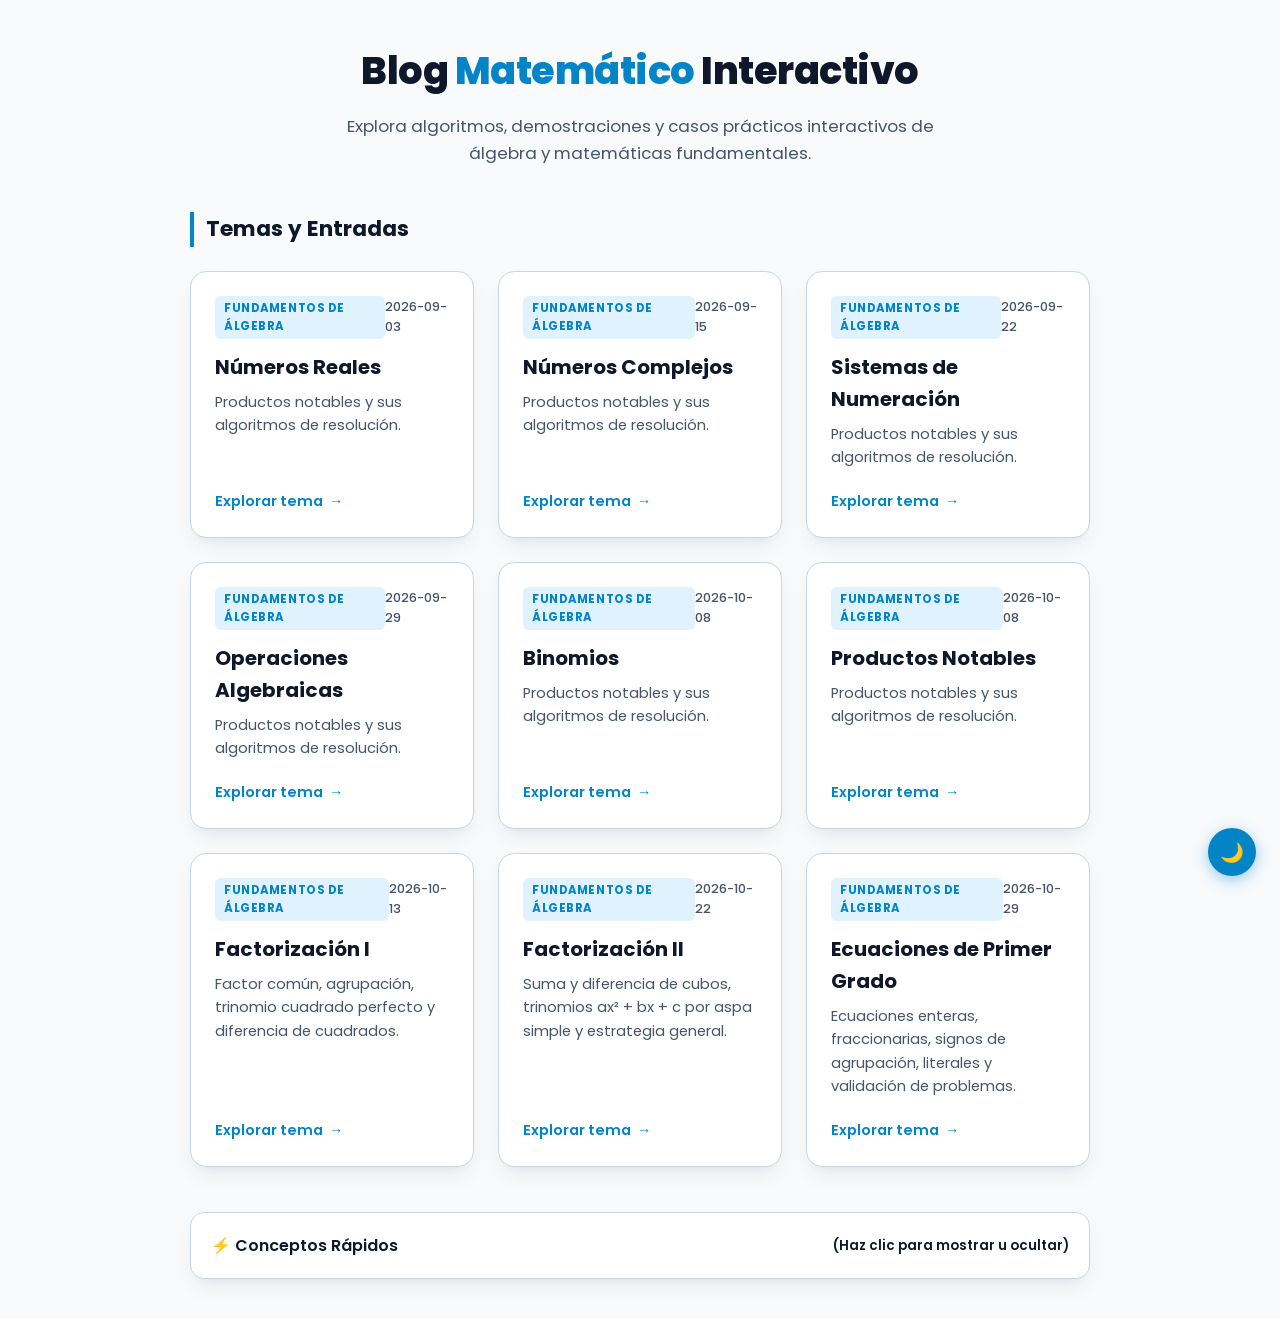
<file: index.html>
<!DOCTYPE html>
<html lang="es">
<head>
    <meta charset="UTF-8">
    <meta name="viewport" content="width=device-width, initial-scale=1.0">
    <title>Blog Matemático Interactivo</title>
    <!-- Prevenir parpadeo en modo oscuro -->
    <script>
        if (localStorage.getItem("tema_preferido") === "dark") {
            document.documentElement.classList.add("dark-mode");
        }
    </script>
    <link rel="preconnect" href="https://fonts.googleapis.com">
    <link rel="preconnect" href="https://fonts.gstatic.com" crossorigin>
    <link href="https://fonts.googleapis.com/css2?family=Poppins:wght@400;500;600;700;800&display=swap" rel="stylesheet">
    <link rel="stylesheet" href="css/styles.css">
</head>
<body>

    <!-- Botón para alternar modo claro / oscuro -->
    <button id="toggle-tema" class="btn-tema" aria-label="Cambiar modo de color">🌙</button>

    <main class="contenedor-principal">
        <header class="hero">
            <h1 id="titulo" class="titulo-principal" onclick="cambiarColorTitulo()">
                Blog <span class="destacado-azul">Matemático</span> Interactivo
            </h1>
            <p class="descripcion-hero">
                Explora algoritmos, demostraciones y casos prácticos interactivos de álgebra y matemáticas fundamentales.
            </p>
        </header>

        <section class="seccion-entradas">
            <h2 class="subtitulo">Temas y Entradas</h2>
            <div id="lista-entradas" class="grid-cards"></div>
        </section>

        <section class="seccion-conceptos">
            <p class="acordeon-header" onclick="alternarLista('conceptos')">
                <span>⚡ Conceptos Rápidos</span>
                <small>(Haz clic para mostrar u ocultar)</small>
            </p>

            <ul id="conceptos" class="interactivo oculto">
                <li onclick="resaltarElemento(this)"><strong>Álgebra:</strong> Manipulación de símbolos y ecuaciones.</li>
                <li onclick="resaltarElemento(this)"><strong>Geometría:</strong> Estudio de las propiedades de figuras y espacios.</li>
                <li onclick="resaltarElemento(this)"><strong>Cálculo:</strong> Análisis del cambio y del movimiento.</li>
                <li onclick="resaltarElemento(this)"><strong>Estadística:</strong> Análisis y tratamiento de datos.</li>
            </ul>
        </section>
    </main>

    <!-- Scripts en orden al final del body -->
    <script src="js/post.js"></script>
    <script src="js/main.js"></script>
</body>
</html>
</file>
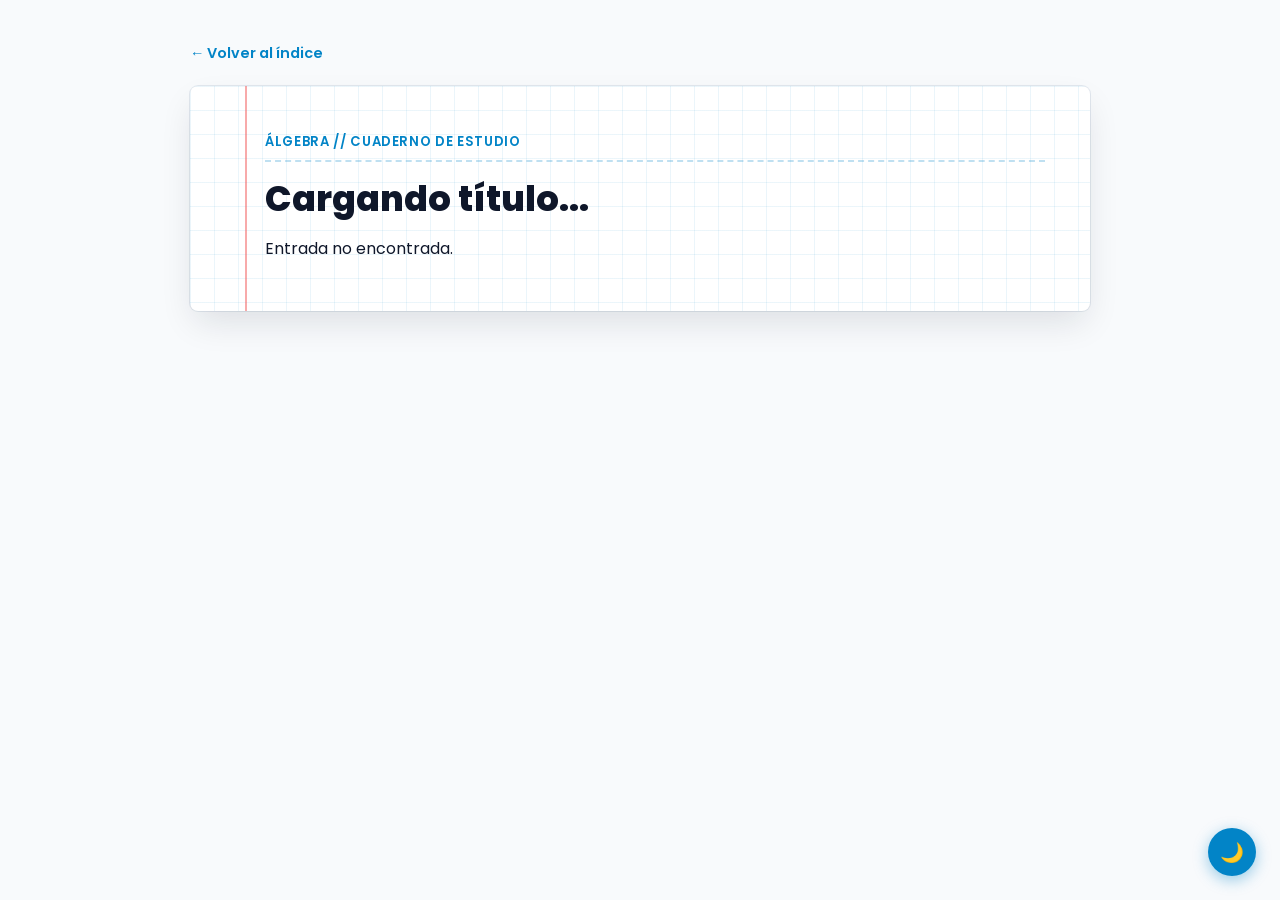
<file: pages/entradas.html>
<!DOCTYPE html>
<html lang="es">
<head>
    <meta charset="UTF-8">
    <meta name="viewport" content="width=device-width, initial-scale=1.0">
    <title id="titulo-pagina">Cargando... - Blog Matemático</title>
    <!-- Evitar parpadeo si ya estaba en modo oscuro -->
    <script>
        if (localStorage.getItem("tema_preferido") === "dark") {
            document.documentElement.classList.add("dark-mode");
        }
    </script>
    <link rel="preconnect" href="https://fonts.googleapis.com">
    <link rel="preconnect" href="https://fonts.gstatic.com" crossorigin>
    <link href="https://fonts.googleapis.com/css2?family=Poppins:wght@400;500;600;700;800&family=Fira+Code:wght@500;700&display=swap" rel="stylesheet">
    <link rel="stylesheet" href="../css/styles.css">
</head>
<body>

    <!-- Botón de Modo Oscuro -->
    <button id="toggle-tema" class="btn-tema" aria-label="Cambiar modo de color">🌙</button>

    <div class="contenedor-principal">
        <nav class="nav-entrada">
            <a href="../index.html" class="card-btn">← Volver al índice</a>
        </nav>

        <article class="cuaderno-hoja">
            <header class="cuaderno-header">
                <span class="apunte-tag">Álgebra // Cuaderno de Estudio</span>
                <span id="fecha-entrada" class="fecha-post"></span>
            </header>

            <h1 id="titulo-entrada" class="apunte-titulo">Cargando título...</h1>

            <main id="contenido-entrada">
                <p class="apunte-texto">Cargando contenido...</p>
            </main>
        </article>
    </div>

    <script src="../js/post.js"></script>
    <script src="../js/entradas.js"></script>
</body>
</html>
</file>
<file: css/styles.css>
:root {
    --bg-body: #f8fafc;
    --texto-oscuro: #0f172a;
    --texto-secundario: #475569;
    --azul-tech: #0284c7;
    --azul-hover: #0369a1;
    --azul-claro: #e0f2fe;
    --borde: #cbd5e1;
    
    /* Variables de Hoja de Cuaderno */
    --linea-cuadricula: rgba(2, 132, 199, 0.08);
    --margen-cuaderno: rgba(239, 68, 68, 0.45);
    --sombra-cuaderno: 0 15px 35px -5px rgba(15, 23, 42, 0.12), 0 0 0 1px rgba(203, 213, 225, 0.5);
    --sombra-card: 0 10px 25px -5px rgba(15, 23, 42, 0.08), 0 8px 10px -6px rgba(15, 23, 42, 0.04);
    --sombra-card-hover: 0 20px 30px -10px rgba(2, 132, 199, 0.2), 0 10px 15px -5px rgba(15, 23, 42, 0.08);
}

/* Selector universal corregido */
* {
    box-sizing: border-box;
    margin: 0;
    padding: 0;
}

body {
    font-family: 'Poppins', sans-serif;
    background-color: var(--bg-body);
    color: var(--texto-oscuro);
    line-height: 1.6;
    padding: 40px 20px;
    display: flex;
    justify-content: center;
    transition: background-color 0.25s ease, color 0.25s ease;
}

.contenedor-principal {
    max-width: 900px;
    width: 100%;
}

/* ==========================================
   PORTADA / INDEX
   ========================================== */
.hero {
    text-align: center;
    margin-bottom: 45px;
}

.titulo-principal {
    font-size: 2.4rem;
    font-weight: 800;
    letter-spacing: -0.5px;
    color: var(--texto-oscuro);
    margin-bottom: 12px;
    cursor: pointer;
    user-select: none;
    transition: color 0.3s ease;
}

.titulo-principal.cambio-color {
    color: var(--azul-tech) !important;
}

.destacado-azul {
    color: var(--azul-tech);
}

.descripcion-hero {
    font-size: 1.05rem;
    color: var(--texto-secundario);
    max-width: 620px;
    margin: 0 auto;
}

.subtitulo {
    font-size: 1.35rem;
    font-weight: 700;
    margin-bottom: 24px;
    color: var(--texto-oscuro);
    border-left: 4px solid var(--azul-tech);
    padding-left: 12px;
}

/* Tarjetas Flotantes */
.grid-cards {
    display: grid;
    grid-template-columns: repeat(auto-fit, minmax(280px, 1fr));
    gap: 24px;
    margin-bottom: 45px;
}

.card-flotante {
    background: #ffffff;
    border: 1px solid var(--borde);
    border-radius: 16px;
    padding: 24px;
    box-shadow: var(--sombra-card);
    transition: transform 0.25s ease, box-shadow 0.25s ease, border-color 0.25s ease;
    display: flex;
    flex-direction: column;
    justify-content: space-between;
}

.card-flotante:hover {
    transform: translateY(-6px);
    box-shadow: var(--sombra-card-hover);
    border-color: rgba(2, 132, 199, 0.4);
}

.card-header {
    display: flex;
    justify-content: space-between;
    align-items: center;
    margin-bottom: 12px;
}

.card-tag {
    font-size: 0.72rem;
    text-transform: uppercase;
    font-weight: 700;
    letter-spacing: 0.05em;
    padding: 3px 9px;
    background-color: var(--azul-claro);
    color: var(--azul-tech);
    border-radius: 6px;
}

.fecha-post {
    font-size: 0.8rem;
    color: var(--texto-secundario);
    font-weight: 500;
}

.card-titulo {
    font-size: 1.25rem;
    font-weight: 700;
    color: var(--texto-oscuro);
    margin-bottom: 8px;
}

.resumen-post {
    font-size: 0.92rem;
    color: var(--texto-secundario);
    margin-bottom: 20px;
    flex-grow: 1;
}

.card-btn {
    align-self: flex-start;
    text-decoration: none;
    font-size: 0.9rem;
    font-weight: 600;
    color: var(--azul-tech);
    display: inline-flex;
    align-items: center;
    gap: 6px;
    transition: color 0.2s ease, transform 0.2s ease;
}

.card-btn:hover {
    color: var(--azul-hover);
    transform: translateX(4px);
}

/* Acordeón */
.seccion-conceptos {
    background: #ffffff;
    border: 1px solid var(--borde);
    border-radius: 14px;
    padding: 20px;
    box-shadow: var(--sombra-card);
}

.acordeon-header {
    cursor: pointer;
    font-weight: 600;
    color: var(--texto-oscuro);
    display: flex;
    align-items: center;
    justify-content: space-between;
    user-select: none;
}

.interactivo {
    list-style: none;
    margin-top: 15px;
    padding-top: 15px;
    border-top: 1px solid #f1f5f9;
}

.interactivo li {
    padding: 10px 14px;
    border-radius: 8px;
    margin-bottom: 6px;
    cursor: pointer;
    font-size: 0.92rem;
    color: var(--texto-secundario);
    transition: background 0.2s ease, padding-left 0.2s ease;
}

.interactivo li:hover {
    background: #f1f5f9;
    padding-left: 18px;
}

.oculto { display: none; }
.resaltado {
    background-color: var(--azul-claro) !important;
    color: var(--azul-tech) !important;
    font-weight: 600;
}

/* ==========================================
   ESTILO HOJA DE CUADERNO (ENTRADAS)
   ========================================== */
.nav-entrada {
    margin-bottom: 20px;
}

.cuaderno-hoja {
    position: relative;
    background-color: #ffffff;
    background-image: 
        linear-gradient(to right, var(--linea-cuadricula) 1px, transparent 1px),
        linear-gradient(to bottom, var(--linea-cuadricula) 1px, transparent 1px);
    background-size: 24px 24px;
    border-radius: 8px;
    box-shadow: var(--sombra-cuaderno);
    padding: 45px 45px 50px 75px;
    margin-bottom: 40px;
}

.cuaderno-hoja::before {
    content: '';
    position: absolute;
    top: 0;
    bottom: 0;
    left: 55px;
    width: 2px;
    background-color: var(--margen-cuaderno);
}

.cuaderno-header {
    display: flex;
    justify-content: space-between;
    align-items: center;
    font-size: 0.82rem;
    text-transform: uppercase;
    font-weight: 600;
    letter-spacing: 0.05em;
    color: var(--azul-tech);
    margin-bottom: 16px;
    border-bottom: 2px dashed rgba(2, 132, 199, 0.25);
    padding-bottom: 8px;
}

.apunte-titulo {
    font-size: 2.2rem;
    font-weight: 800;
    color: var(--texto-oscuro);
    line-height: 1.2;
    margin-bottom: 16px;
}

.apunte-subtitulo {
    font-size: 1.35rem;
    font-weight: 700;
    color: var(--texto-oscuro);
    margin: 30px 0 12px 0;
}

.apunte-texto {
    font-size: 1rem;
    color: var(--texto-secundario);
    margin-bottom: 20px;
    line-height: 1.7;
}

.caja-regla {
    background-color: #f0f9ff;
    border: 1px solid #bae6fd;
    border-left: 5px solid var(--azul-tech);
    border-radius: 8px;
    padding: 16px 20px;
    margin: 20px 0;
}

.regla-etiqueta {
    font-size: 0.72rem;
    text-transform: uppercase;
    letter-spacing: 0.06em;
    font-weight: 700;
    color: var(--azul-tech);
    margin-bottom: 4px;
}

.regla-formula {
    font-size: 1.25rem;
    font-weight: 700;
    color: var(--texto-oscuro);
}

.bloque-ejemplo {
    background-color: #ffffff;
    border: 1px solid var(--borde);
    border-radius: 12px;
    padding: 22px;
    margin-top: 22px;
    box-shadow: 0 4px 10px rgba(15, 23, 42, 0.04);
}

.ejemplo-badge {
    display: inline-block;
    background-color: #0f172a;
    color: #ffffff;
    font-size: 0.72rem;
    font-weight: 700;
    text-transform: uppercase;
    padding: 3px 9px;
    border-radius: 6px;
    margin-bottom: 12px;
}

.lista-pasos {
    list-style: none;
    display: flex;
    flex-direction: column;
    gap: 10px;
}

.lista-pasos li {
    font-size: 0.95rem;
    color: var(--texto-secundario);
    background: #f8fafc;
    padding: 10px 14px;
    border-radius: 6px;
    border-left: 3px solid #cbd5e1;
}

.codigo-matematico {
    font-weight: 600;
    color: var(--azul-tech);
    background-color: #e0f2fe;
    padding: 2px 6px;
    border-radius: 4px;
}

.resultado-destacado {
    display: inline-block;
    margin-top: 4px;
    font-weight: 700;
    color: #0369a1;
    background-color: #e0f2fe;
    border: 1px dashed var(--azul-tech);
    padding: 3px 10px;
    border-radius: 6px;
}

@media (max-width: 640px) {
    body { padding: 20px 10px; }
    .cuaderno-hoja { padding: 30px 18px 30px 42px; }
    .cuaderno-hoja::before { left: 26px; }
    .apunte-titulo { font-size: 1.6rem; }
}

/* ==========================================
   MODO OSCURO
   ========================================== */
body.dark-mode,
html.dark-mode body {
    --bg-body: #090d16;
    --texto-oscuro: #f1f5f9;
    --texto-secundario: #94a3b8;
    --borde: #1e293b;

    --linea-cuadricula: rgba(56, 189, 248, 0.07);
    --margen-cuaderno: rgba(248, 113, 113, 0.4);
    --sombra-cuaderno: 0 15px 35px -5px rgba(0, 0, 0, 0.5), 0 0 0 1px rgba(30, 41, 59, 0.8);
    --sombra-card: 0 10px 25px -5px rgba(0, 0, 0, 0.4), 0 8px 10px -6px rgba(0, 0, 0, 0.2);
    --sombra-card-hover: 0 20px 30px -10px rgba(2, 132, 199, 0.3);
}

body.dark-mode .cuaderno-hoja,
html.dark-mode .cuaderno-hoja {
    background-color: #0f172a;
}

body.dark-mode .card-flotante,
body.dark-mode .seccion-conceptos,
body.dark-mode .bloque-ejemplo,
html.dark-mode .card-flotante,
html.dark-mode .seccion-conceptos,
html.dark-mode .bloque-ejemplo {
    background-color: #0f172a;
    border-color: #1e293b;
}

body.dark-mode .caja-regla,
html.dark-mode .caja-regla {
    background-color: rgba(2, 132, 199, 0.12);
    border-color: rgba(2, 132, 199, 0.3);
}

body.dark-mode .lista-pasos li,
html.dark-mode .lista-pasos li {
    background-color: #1e293b;
    border-left-color: #334155;
    color: #cbd5e1;
}

body.dark-mode .conceptos-lista li:hover,
body.dark-mode .interactivo li:hover,
html.dark-mode .interactivo li:hover {
    background-color: #1e293b;
}

body.dark-mode table,
html.dark-mode table {
    background-color: #0f172a !important;
    border-color: #1e293b !important;
}

body.dark-mode tbody tr,
html.dark-mode tbody tr {
    border-bottom-color: #1e293b !important;
}

/* Botón flotante para alternar tema */
.btn-tema {
    position: fixed;
    bottom: 24px;
    right: 24px;
    background-color: var(--azul-tech);
    color: #ffffff;
    border: none;
    border-radius: 50%;
    width: 48px;
    height: 48px;
    font-size: 1.2rem;
    cursor: pointer;
    box-shadow: 0 4px 15px rgba(2, 132, 199, 0.4);
    display: flex;
    align-items: center;
    justify-content: center;
    transition: transform 0.2s ease, background-color 0.2s ease;
    z-index: 100;
}

.btn-tema:hover {
    transform: scale(1.1);
    background-color: var(--azul-hover);
}



/* TEMAS__________________________________________________________________________________________________________________________________________________*/
/* ==========================================
   EFECTO NEÓN PARA FÓRMULAS Y ECUACIONES
   (Solo activo en Modo Oscuro)
   ========================================== */

/* 1. Caja principal de fórmulas con borde y resplandor cian */
body.dark-mode .caja-regla,
html.dark-mode .caja-regla {
    background: rgba(14, 165, 233, 0.05);
    border: 1px solid rgba(56, 189, 248, 0.4);
    border-left: 5px solid #38bdf8;
    box-shadow: 0 0 20px rgba(56, 189, 248, 0.15), inset 0 0 15px rgba(56, 189, 248, 0.05);
}

body.dark-mode .regla-etiqueta,
html.dark-mode .regla-etiqueta {
    color: #38bdf8;
    text-shadow: 0 0 8px rgba(56, 189, 248, 0.6);
}

/* 2. Texto de la fórmula central en Neón Cyan */
body.dark-mode .regla-formula,
html.dark-mode .regla-formula {
    color: #e0f2fe;
    text-shadow: 
        0 0 5px rgba(56, 189, 248, 0.8),
        0 0 12px rgba(56, 189, 248, 0.5),
        0 0 24px rgba(2, 132, 199, 0.3);
    letter-spacing: 0.8px;
}

/* 3. Variables y expresiones inline (ej. x², 2ab) en Neón Azul Eléctrico */
body.dark-mode .codigo-matematico,
html.dark-mode .codigo-matematico {
    color: #f83872;
    background-color: rgba(255, 8, 66, 0.12);
    border: 1px solid rgba(248, 56, 72, 0.35);
    text-shadow: 0 0 8px rgba(248, 56, 56, 0.6);
    box-shadow: 0 0 10px rgba(248, 56, 75, 0.15);
}

/* 4. Resultado final destacado en Neón Esmeralda / Verde Matrix */
body.dark-mode .resultado-destacado,
html.dark-mode .resultado-destacado {
    color: #6ee7b7;
    background: rgba(16, 185, 129, 0.12);
    border: 1px solid #10b981;
    text-shadow: 
        0 0 6px rgba(52, 211, 153, 0.8),
        0 0 15px rgba(16, 185, 129, 0.4);
    box-shadow: 0 0 14px rgba(16, 185, 129, 0.2);
}

/* 5. Títulos de los casos con sutil resplandor */
body.dark-mode .apunte-subtitulo,
html.dark-mode .apunte-subtitulo {
    color: #f8fafc;
    text-shadow: 0 0 10px rgba(255, 255, 255, 0.15);
}

/* 6. Margen de la hoja en Modo Oscuro (hilo láser neón tenue) */
body.dark-mode .cuaderno-hoja::before,
html.dark-mode .cuaderno-hoja::before {
    background-color: rgba(244, 63, 94, 0.6);
    box-shadow: 0 0 8px rgba(244, 63, 94, 0.5);
}
</file>
